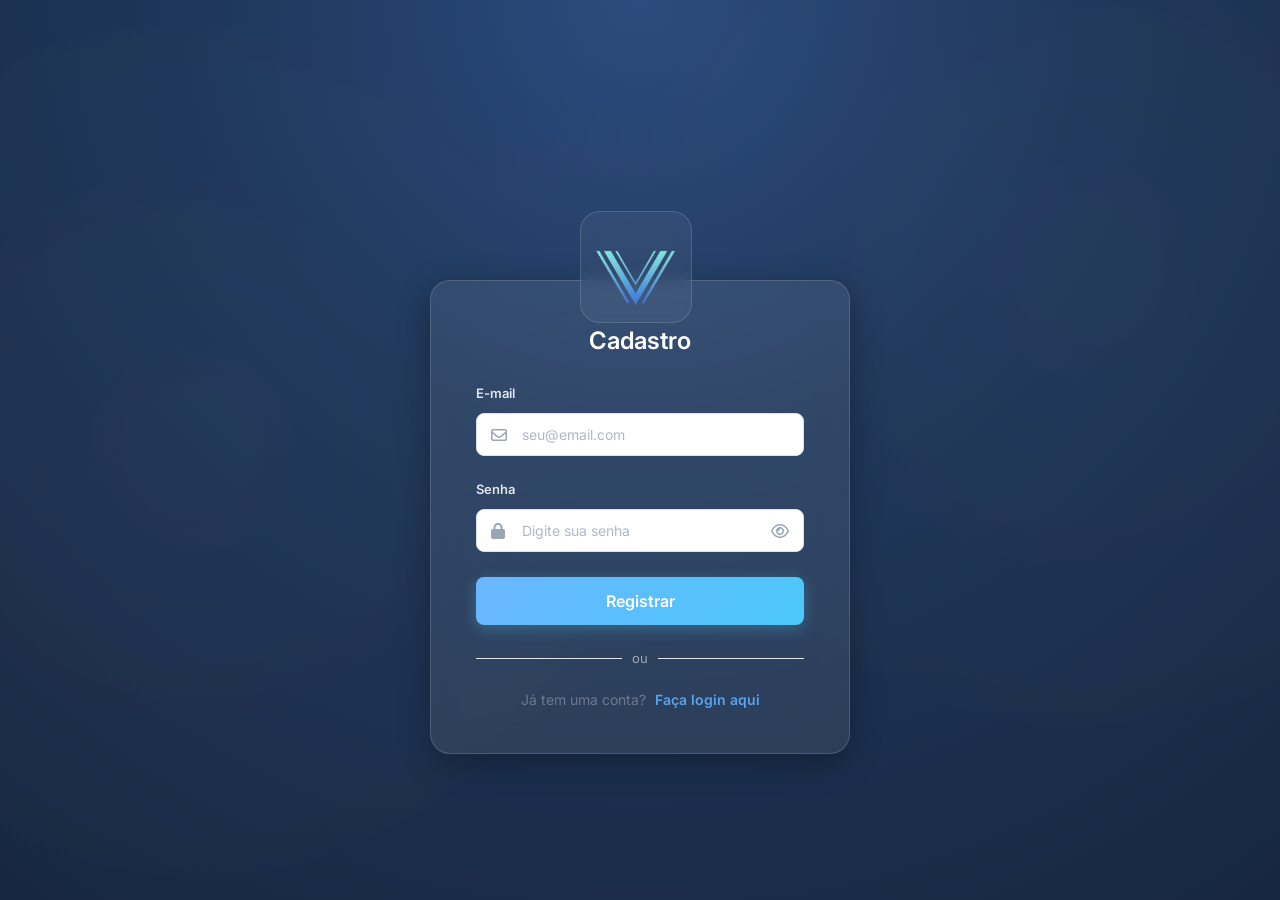
<file: frontend/Cadastro.html>
<!DOCTYPE html>
<html lang="pt-BR">
<head>
    <meta charset="UTF-8">
    <meta name="viewport" content="width=device-width, initial-scale=1.0">
    <title>Vectra - Acesse sua conta</title>
    <link href="https://fonts.googleapis.com/css2?family=Inter:wght@400;500;600;700&display=swap" rel="stylesheet">
    <link rel="stylesheet" href="https://cdnjs.cloudflare.com/ajax/libs/font-awesome/6.4.0/css/all.min.css">
    <link rel="stylesheet" href="login.css">
</head>
<body>

    <div class="bg-lines"></div>

<div class="bg-lines"></div>
<div class="caixa-de-vidro-logo"></div>
<div class="logo-container">

        <img src="../image/logo_2.png" alt="Logo Vectra"
        class="logo-livre">
    
</div>


    <div class="login-card">
        <h2>Cadastro</h2>
        <form action="#" method="POST" id="loginForm">

            <div class="input-group">
                <label for="email">E-mail</label>
                <div class="input-wrapper">
                    <i class="fa-regular fa-envelope icon-left"></i>
                    <input type="email" id="email" placeholder="seu@email.com" required>
                </div>
            </div>

            <div class="input-group">
                <label for="password">Senha</label>
                <div class="input-wrapper">
                    <i class="fa-solid fa-lock icon-left"></i>
                    <input type="password" id="password" placeholder="Digite sua senha" style="padding-right: 45px;" required>
                    <i class="fa-regular fa-eye icon-right" id="togglePassword"></i>
                </div>
            </div>

            

            <a type="submit" class="login-btn"href="login.html">Registrar</a>

            <div class="divider">
                <span>ou</span>
            </div>

            <div class="register-link">
                Já tem uma conta? <a href="login.html">Faça login aqui</a>
            </div>
        </form>
    </div>

    <script src="../backend/cadastro.js"></script>
    
    <script>
    const togglePassword = document.getElementById('togglePassword');
    const passwordInput = document.getElementById('password');

    togglePassword.addEventListener('click', function () {
        const tipoAtual = passwordInput.getAttribute('type');
        const novoTipo = tipoAtual === 'password' ? 'text' : 'password';
        
        passwordInput.setAttribute('type', novoTipo);
        
        this.classList.toggle('fa-eye');
        this.classList.toggle('fa-eye-slash');
    });
</script>

    
    
</body>
</html>
</file>
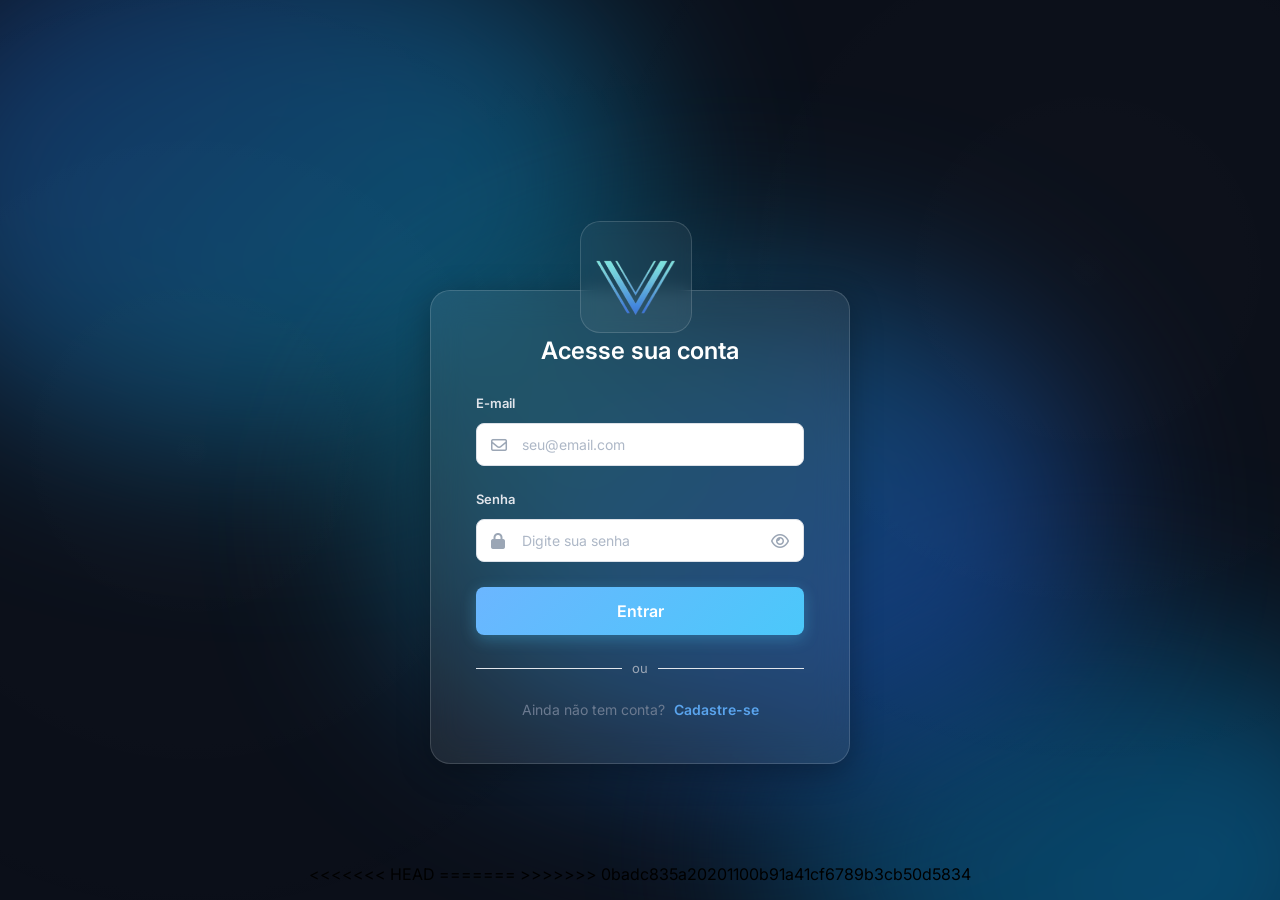
<file: frontend/login.html>
<!DOCTYPE html>
<html lang="pt-BR">
<head>
    <meta charset="UTF-8">
    <meta name="viewport" content="width=device-width, initial-scale=1.0">
    <title>Vectra - Acesse sua conta</title>
    <link href="https://fonts.googleapis.com/css2?family=Inter:wght@400;500;600;700&display=swap" rel="stylesheet">
    <link rel="stylesheet" href="https://cdnjs.cloudflare.com/ajax/libs/font-awesome/6.4.0/css/all.min.css">
    <link rel="stylesheet" href="login.css">
</head>
<body>
    
    <div class="aurora-bg">
    <div class="aurora-blob blob-1"></div>
    <div class="aurora-blob blob-2"></div>
    <div class="aurora-blob blob-3"></div>
</div>

<div class="dashboard-content">
    </div>

    

    <div class="bg-lines"></div>
<div class="caixa-de-vidro-logo"></div>
<div class="logo-container">

        <img src="../image/logo_2.png" alt="Logo Vectra"
        class="logo-livre">
    
</div>



    <div class="login-card">
        <h2>Acesse sua conta</h2>
        <form action="#" method="POST" id="loginForm">

            <div class="input-group">
                <label for="email">E-mail</label>
                <div class="input-wrapper">
                    <i class="fa-regular fa-envelope icon-left"></i>
                    <input type="email" id="email" placeholder="seu@email.com" required>
                </div>
            </div>

            <div class="input-group">
                <label for="password">Senha</label>
                <div class="input-wrapper">
                    <i class="fa-solid fa-lock icon-left"></i>
                    <input type="password" id="password" placeholder="Digite sua senha" style="padding-right: 45px;" required>
                    <i class="fa-regular fa-eye icon-right" id="togglePassword"></i>
                </div>
            </div>

            

            <a href="#" id="loginBtn" class="login-btn" >Entrar</a>

            <div class="divider">
                <span>ou</span>
            </div>

            <div class="register-link">
                Ainda não tem conta? <a href="Cadastro.html">Cadastre-se</a>
            </div>
        </form>
    </div>

<<<<<<< HEAD
    <script src="../backend/Login.js"></script>
    <script src="../scripts.js"></script>
=======
    <script src="../backend/login.js"></script>
    
    <script>
    // ==========================================
    // 1. PROCURA OS ELEMENTOS NA TELA (UMA SÓ VEZ)
    // ==========================================
    const togglePassword = document.getElementById('togglePassword');
    const passwordInput = document.getElementById('password');
    const loginBtn = document.getElementById('loginBtn');
    const emailInput = document.getElementById('email');

    // ==========================================
    // 2. FUNCIONALIDADE DO OLHO (MOSTRAR/OCULTAR)
    // ==========================================
    if (togglePassword && passwordInput) {
        togglePassword.addEventListener('click', function () {
            const tipoAtual = passwordInput.getAttribute('type');
            const novoTipo = tipoAtual === 'password' ? 'text' : 'password';
            
            passwordInput.setAttribute('type', novoTipo);
            
            this.classList.toggle('fa-eye');
            this.classList.toggle('fa-eye-slash');
        });
    }

    // ==========================================
    // 3. FUNCIONALIDADE DE LOGIN DE TESTE
    // ==========================================
    if (loginBtn && emailInput && passwordInput) {
        loginBtn.addEventListener('click', function (evento) {
            evento.preventDefault(); // Impede recarregar a página

            const emailDigitado = emailInput.value;
            const senhaDigitada = passwordInput.value;

            if (emailDigitado === 'admin@gmail.com' && senhaDigitada === '123abc') {
                window.location.href = 'Tela principal/painel_principal.html'; // Sucesso! Vai para o painel
            } else {
                alert('E-mail ou senha incorretos. Tente novamente!'); // Erro!
            }
        });
    }
</script>
>>>>>>> 0badc835a20201100b91a41cf6789b3cb50d5834


    
    
</body>
</html>
</file>
<file: frontend/login.css>
/* --- RESET BÁSICO --- */
* {
    margin: 0;
    padding: 0;
    box-sizing: border-box;
    font-family: 'Inter', sans-serif;
}

body {
    min-height: 100vh; /* Garante que o fundo cubra a tela toda */
    display: flex;
    flex-direction: column;
    align-items: center;
    justify-content: center;
    background: radial-gradient(circle at top, #2b4c7e 0%, #1e365a 40%, #172741 100%);
    margin: 0;
    /* Removi o overflow: hidden para permitir scroll se a janela for pequena */
}

/* --- LOGO VECTRA --- */
/* 1. O Alinhamento Geral (Para manter no centro da tela) */
.logo-container {
    display: flex;
    justify-content: center;
    width: 100%;
    margin-bottom: 20px;
    
}

/* 2. A CAIXA DE TRÁS (Onde fica o vidro e o espaço transparente) */
.caixa-de-vidro-logo {
    position: relative;
    display: flex;
    z-index: 9;
    justify-content: center;
    bottom: -165.75px;
    right: 0.25rem;
    padding-top: 110px;
    padding-bottom: auto;
    padding-left: auto;
    padding-right: 110px;

    /* O Efeito de Vidro */
    background: rgba(255, 255, 255, 0.05);
    backdrop-filter: blur(8px);
    -webkit-backdrop-filter: blur(8px);
    border: 1px solid rgba(255, 255, 255, 0.15);
    border-radius: 20px; /* Os cantos redondos da caixa */
}

/* 3. A IMAGEM (Totalmente livre) */
.logo-livre {
    display: flex;
    align-items: center;
    position: relative;
    bottom: -20px;
    left: 4.10px;
    width: 360px;
    height: auto;
    display: block;
    z-index: 10;
}


/* --- IMAGEM DA LOGO (CONTROLO TOTAL DE TAMANHO E ESPAÇAMENTO) --- */
.logo-img {
    width: 100px;
    max-width: 800px; 
    height: auto;
    display: block;
    margin: 0 auto; 
    
}

.logo-glass-box {
    display: flex;
    justify-content: center;
    align-items: center;
    padding-top: auto;    
    padding-bottom: auto; 
    padding-left: -0.75rem;   
    padding-right: -0.75rem;  

    /* O efeito de vidro */
    border-radius: 20px;
    background: rgba(255, 255, 255, 0.05);
    backdrop-filter: blur(8px);
    -webkit-backdrop-filter: blur(8px);
    border: 1px solid rgba(255, 255, 255, 0.15);
}

/* 3. A HITBOX DA IMAGEM (Agora ela é apenas o "V") */
.logo-img {
    width: 320px; /* Define o tamanho exato da hitbox do V. Aumente se quiser o V maior! */
    height: auto;
    display: block;
    /* Removemos o padding daqui, pois agora ele está na .logo-glass-box */
}








.logo-text {
    color: #ffffff;
    font-size: 24px;
    font-weight: 700;
    letter-spacing: 2px;
    text-transform: uppercase;
}
/* --- CARTÃO DE LOGIN --- */
/* --- CARTÃO DE LOGIN COM EFEITO VIDRO (GLASSMORPHISM) --- */
 .login-card {
    position: relative;
    bottom: 100px;
    background: rgba(255, 255, 255, 0.08);
    backdrop-filter: blur(16px);
    -webkit-backdrop-filter: blur(16px); 
    border: 1px solid rgba(255, 255, 255, 0.15);
    box-shadow: 0 8px 32px 0 rgba(0, 0, 0, 0.3);
    width: 100%;
    max-width: 420px;
    padding: 45px;
    border-radius: 20px;
    z-index: 2;
    color: #ffffff; 
}

/* Ajuste rápido para o título do cartão ficar branco */
.login-card h2 {
    text-align: center;
    color: #ffffff; /* Antes era azul escuro, agora precisa ser claro */
    font-size: 24px;
    font-weight: 600;
    margin-bottom: 30px;
}

/* Ajuste para as labels (texto "E-mail" e "Senha") ficarem visíveis no vidro */
/* --- CAMPOS DE ENTRADA (ESPAÇAMENTOS) --- */

/* 1. Espaço entre os blocos inteiros (Ex: Distância entre o campo de E-mail e o de Senha) */
.input-group {
    margin-bottom: 25px; /* Aumentei de 20px para 25px para dar mais respiro geral */
}

/* 2. Espaço entre o texto (Label) e a caixa branca (Input) */
.input-group label {
    display: block;
    font-size: 13px;
    font-weight: 600;
    color: #e1e5eb; /* Mantemos a cor clara para contrastar com o vidro */
    margin-bottom: 12px; /* AQUI ESTÁ A MAGIA: Aumentamos este valor para afastar a caixa branca do texto */
}


.input-wrapper {
    position: relative;
    display: flex;
    align-items: center;
}

.input-wrapper i {
    position: absolute;
    color: #9ba6b5;
    font-size: 16px;
}

.input-wrapper .icon-left {
    left: 15px;
}

.input-wrapper .icon-right {
    right: 15px;
    cursor: pointer;
    transition: color 0.3s ease;
}

.input-wrapper .icon-right:hover {
    color: #55acee;
}

.input-wrapper input {
    width: 100%;
    padding: 12px 15px 12px 45px;
    border: 1px solid #dce1e8;
    border-radius: 8px;
    font-size: 14px;
    color: #333;
    outline: none;
    transition: border-color 0.3s ease;
    background-color: #ffffff;
}

.input-wrapper input::placeholder {
    color: #aeb8c7;
}

.input-wrapper input:focus {
    border-color: #55acee;
    box-shadow: 0 0 0 3px rgba(85, 172, 238, 0.1);
}

/* --- LINKS E BOTÕES --- */
.forgot-password {
    text-align: right;
    margin-top: -10px;
    margin-bottom: 25px;
}

.forgot-password a {
    font-size: 13px;
    color: #61a9f1;
    text-decoration: none;
    font-weight: 500;
    transition: opacity 0.3s ease;
}

.forgot-password a:hover {
    opacity: 0.8;
    text-decoration: underline;
}

.login-btn {
    width: 100%;
    padding: 14px;
    background: linear-gradient(135deg, #6bb6ff 0%, #4bc8fa 100%);
    color: white;
    border: none;
    border-radius: 8px;
    font-size: 16px;
    font-weight: 600;
    cursor: pointer;
    transition: transform 0.2s ease, box-shadow 0.2s ease;
    box-shadow: 0 4px 15px rgba(75, 200, 250, 0.3);
}

.login-btn:hover {
    transform: translateY(-2px);
    box-shadow: 0 6px 20px rgba(75, 200, 250, 0.4);
}

/* --- DIVISOR "OU" --- */
.divider {
    display: flex;
    align-items: center;
    text-align: center;
    margin: 25px 0;
    color: #9ba6b5;
    font-size: 13px;
}

.divider::before,
.divider::after {
    content: '';
    flex: 1;
    border-bottom: 1px solid #e1e5eb;
}

.divider span {
    padding: 0 10px;
}

/* --- LINK DE CADASTRO --- */
.register-link {
    text-align: center;
    font-size: 14px;
    color: #6b7a90;
}

.register-link a {
    color: #5aa4ed;
    text-decoration: none;
    font-weight: 600;
    margin-left: 5px;
}

.register-link a:hover {
    text-decoration: underline;
}

/* Efeitos visuais de fundo (linhas sutis) */
.bg-lines {
    position: absolute;
    top: 0;
    left: 0;
    width: 100%;
    height: 100%;
    pointer-events: none;
    z-index: 1;
    opacity: 0.2;
    background-image: 
        radial-gradient(circle at 15% 50%, rgba(255, 255, 255, 0.08) 0%, transparent 50%),
        radial-gradient(circle at 85% 30%, rgba(255, 255, 255, 0.08) 0%, transparent 50%);
}

/* --- FUNDO AURORA (DASHBOARD) --- */

/* 1. O Container Principal */
.aurora-bg {
    position: fixed;     /* Mantém o fundo fixo mesmo se fizer scroll */
    top: 0;
    left: 0;
    width: 100vw;        /* Ocupa 100% da largura da tela */
    height: 100vh;       /* Ocupa 100% da altura da tela */
    background-color: #0b0f19; /* Cor base super escura (Azul quase preto) */
    z-index: -1;         /* Envia para trás de tudo na tela */
    overflow: hidden;    /* Impede que o desfoque vaze e crie barras de rolagem */
}

/* 2. Propriedades base das formas de luz */
.aurora-blob {
    position: absolute;
    filter: blur(90px);  /* O SEGREDO: um desfoque gigante para misturar as cores */
    opacity: 0.6;        /* Deixa um pouco transparente para não ofuscar o texto */
    border-radius: 50%;  /* Formato circular arredondado */
    /* Chama a animação 'moveAurora', dura 20s, repete infinitamente e vai e volta (alternate) */
    animation: moveAurora 20s infinite alternate ease-in-out; 
}

/* 3. Definindo as cores e posições de cada luz */

/* Luz 1: Tons de Azul Escuro e Ciano */
.blob-1 {
    width: 60vw;
    height: 60vh;
    background: linear-gradient(135deg, #1e3a8a, #0891b2);
    top: -10%;
    left: -10%;
    animation-delay: 0s; /* Começa a animar imediatamente */
}

/* Luz 2: Tons de Roxo Profundo e Magenta Escuro */
/* Luz 2: Tons de Azul Oceano e Ciano Escuro (Roxo removido) */
.blob-2 {
    width: 50vw;
    height: 50vh;
    /* Trocamos o roxo por tons de azul e ciano profundos */
    background: linear-gradient(135deg, #0c4a6e, #0284c7); 
    bottom: -20%;
    right: -10%;
    animation-delay: -5s;
}

/* Luz 3: Tons de Turquesa Escuro e Azul Royal */
.blob-3 {
    width: 55vw;
    height: 55vh;
    background: linear-gradient(135deg, #0f766e, #1d4ed8);
    top: 30%;
    left: 30%;
    animation-delay: -10s; /* Começa ainda em outro ponto para não ficarem iguais */
}

/* 4. A Animação (Como elas se movem) */
@keyframes moveAurora {
    0% {
        /* Posição inicial: sem movimento, tamanho normal */
        transform: translate(0, 0) scale(1) rotate(0deg);
    }
    50% {
        /* No meio: movem-se um pouco para baixo e direita, aumentam um pouco e rodam */
        transform: translate(8%, 12%) scale(1.15) rotate(15deg);
    }
    100% {
        /* No fim: movem-se para cima e esquerda, diminuem e rodam para o outro lado */
        transform: translate(-8%, -10%) scale(0.9) rotate(-10deg);
    }
}

/* --- CONTEÚDO DO DASHBOARD --- */
/* Apenas um exemplo para garantir que o texto fica legível por cima */
.dashboard-content {
    position: relative;
    z-index: 1; /* Garante que fica por cima do fundo .aurora-bg */
    color: #ffffff; /* Texto branco para dar contraste com o fundo escuro */
    padding: 20px;
}

/* --- BOTÃO DE ENTRAR (AGORA COMO LINK) --- */
.login-btn {
    /* Estas duas linhas são essenciais para links que parecem botões */
    text-decoration: none; /* Remove a linha de sublinhado do link */
    display: block;        /* Garante que o link se comporta como um bloco/caixa e não como texto */
    text-align: center;    /* Centraliza o texto 'Entrar' */
    
    /* ... (mantenha o resto das cores, padding e border-radius que já tinha aqui!) ... */
}

/* --- ENVOLVÓRIO DO INPUT (A sua classe input-wrapper) --- */
.input-wrapper {
    position: relative; /* Essencial para que os ícones fiquem "presos" aqui dentro */
    display: flex;
    align-items: center;
    width: 100%;
}

/* O campo de texto precisa de espaço dos dois lados para não escrever por cima dos ícones */
.input-wrapper input {
    width: 100%;
    padding-left: 45px;  /* Espaço para o cadeado na esquerda */
    /* O padding-right: 45px; você já colocou direto no HTML, o que é ótimo! */
}

/* --- OS ÍCONES --- */
/* Cadeado na esquerda */
.icon-left {
    position: absolute;
    left: 15px;
    color: #a0a5ab; /* Ajuste para a cor que preferir */
}

/* Olho na direita */
.icon-right {
    position: absolute;
    right: 15px;
    color: #a0a5ab; /* Ajuste para a cor que preferir */
    cursor: pointer; /* Transforma o rato numa mãozinha para indicar que é clicável */
    transition: color 0.3s ease;
}

/* Efeito ao passar o rato no olho */
.icon-right:hover {
    color: #ffffff;
}
</file>
